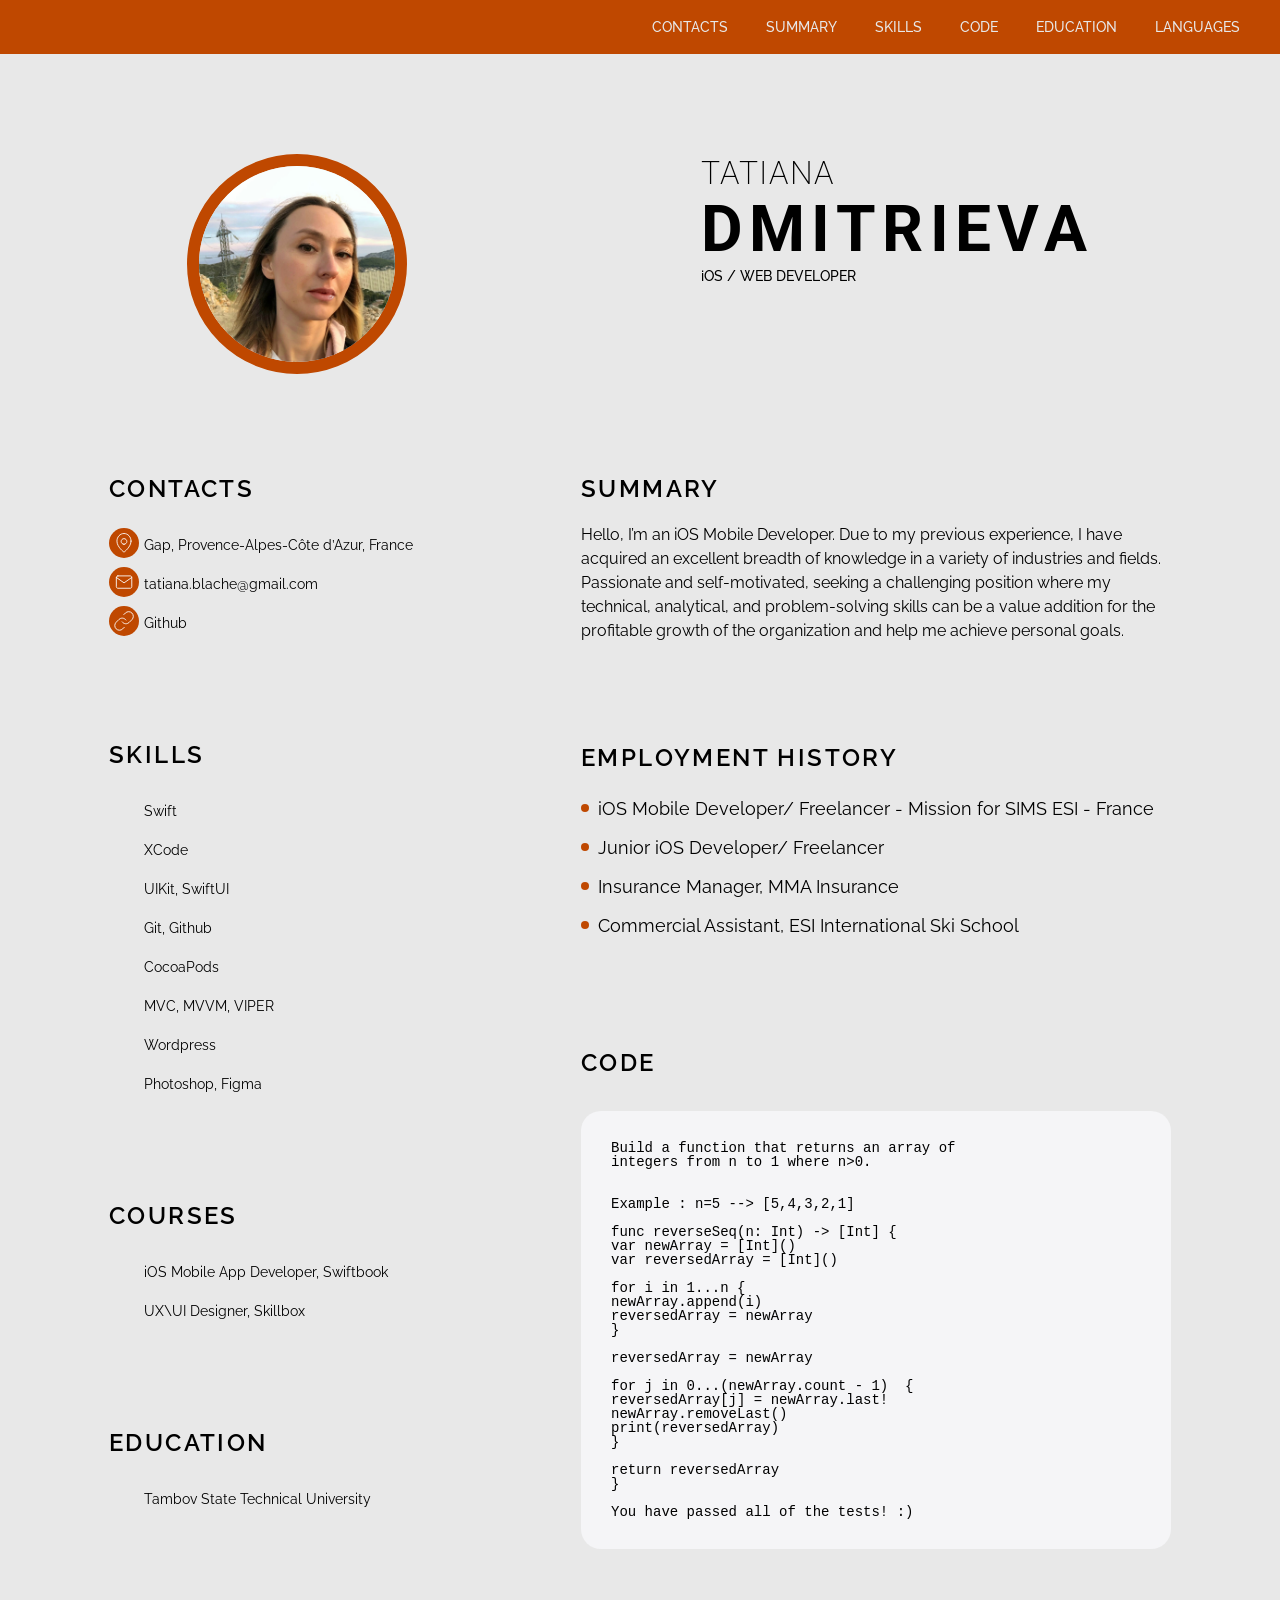
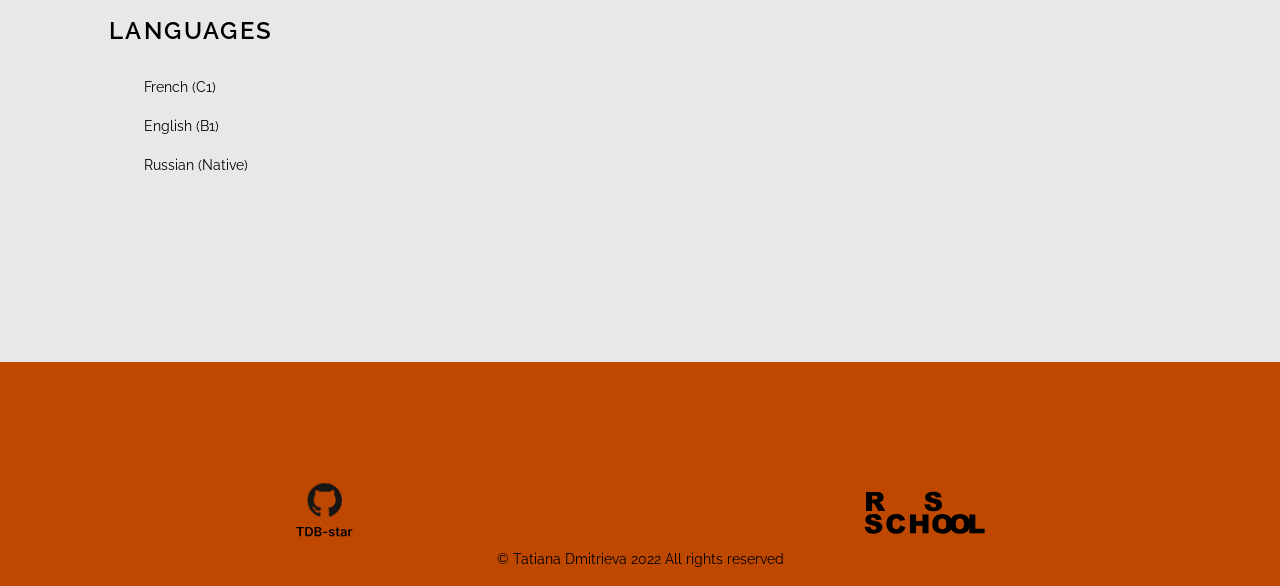
<file: index.html>
<!DOCTYPE html>
<html lang="en">
<head>
	<meta charset="UTF-8">
	<meta http-equiv="X-UA-Compatible" content="IE=edge">
	<meta name="viewport" content="width=device-width, initial-scale=1.0">
	<link rel="stylesheet" href="./style.css">
    <!-- Fonts -->
    <link rel="preconnect" href="https://fonts.googleapis.com">
    <link rel="preconnect" href="https://fonts.gstatic.com" crossorigin>
    <link href="https://fonts.googleapis.com/css2?family=Raleway:wght@400;500;600&display=swap" rel="stylesheet">
    <link href="https://fonts.googleapis.com/css2?family=Roboto:wght@100;300;500;700&display=swap" rel="stylesheet">
	<title>CV</title>
</head>
<body>
	<header class="header">
		<div class="container">
			<div class="header-row">
				<nav class="header-nav">
					<ul>
						<li><a href="#contacts">Contacts</a></li>
						<li><a href="#summary">Summary</a></li>
						<li><a href="#skills">Skills</a></li>
                        <li><a href="#code">Code</a></li>
						<li><a href="#education">Education</a></li>
						<li><a href="#languages">Languages</a></li>
					</ul>
				</nav>
			</div>
		</div>
	</header>
    <main>
        <section class="photo-name_block">
        <div class="container">
        <div class="photo-name_container">
            <div class="photo-container">
                <img class="profile-avatar-image" src="./Assets/IMG_4467.JPG" alt="Avatar">
            </div>
        <div class="name-container">
            <p class="name">Tatiana</p>
            <h1>DMITRIEVA</h1>
            <p class="position">iOS / WEB DEVELOPER</p>
        </div>
        </div>
        </div>
        </section>
        <section class="content">
            <div class="container">
                <div class="content-container">
                <div class="content-left_side">
                    <div class="contacts">
                        <h2 id="contacts">CONTACTS</h2>
                        <ul class="list">
                            <li class="icon adress">Gap, Provence-Alpes-Côte d’Azur, France</li>
                            <li class="icon email">tatiana.blache@gmail.com</li>
                            <li class="icon link"><a href="https://github.com/TDB-star">Github</a></li>
                        </ul>
                    </div>
                    <div class="skills">
                        <h2 id="skills">SKILLS</h2>
                        <ul class="list">
                            <li>Swift</li>
                            <li>XCode</li>
                            <li>UIKit, SwiftUI</li>
                            <li>Git, Github</li>
                            <li>CocoaPods</li>
                            <li>MVC, MVVM, VIPER</li>
                            <li>Wordpress</li>
                            <li>Photoshop, Figma</li>
                        </ul>
                    </div>
                    <div class="courses">
                        <h2 id="courses">COURSES</h2>
                        <ul class="list">
                            <li>iOS Mobile App Developer, Swiftbook</li>
                            <li>UX\UI Designer, Skillbox</li>
                        </ul>
                    </div>
                    <div class="education">
                        <h2 id="education">EDUCATION</h2>
                        <ul class="list">
                            <li>Tambov State Technical University</li>
                        </ul>
                    </div>
                    <div class="languages">
                        <h2 id="languages">LANGUAGES</h2>
                        <ul class="list">
                            <li>French (C1)</li>
                            <li>English (B1)</li>
                            <li>Russian (Native)</li>
                        </ul>
                    </div>
                </div>
                <div class="content-right_side">
                    <div class="summary">
                        <h2 id="summary">SUMMARY</h2>
                        <p class="p-summury">Hello, I’m an iOS Mobile Developer. Due to my previous experience, I have acquired an excellent breadth of knowledge in a variety of industries and fields. Passionate and self-motivated, seeking a challenging position where my technical, analytical, and problem-solving skills can be a value addition for the profitable growth of the organization and help me achieve personal goals.
                        </p>
                    </div>
                    <div class="employment-history">
                        <h2 id="mployment-history">EMPLOYMENT HISTORY</h2>
                        <ul class="employment-history-list">
                            <li>iOS Mobile Developer/ Freelancer - Mission for SIMS ESI - France</li>
                            <li>Junior iOS Developer/ Freelancer</li>
                            <li>Insurance Manager, MMA Insurance</li>
                            <li>Commercial Assistant, ESI International Ski School</li>
                        </ul>
                    </div>
                    <div class="code">
                        <h2 id="code">CODE</h2><br>
                        <pre class="code-example">Build a function that returns an array of 
integers from n to 1 where n>0.

                            
Example : n=5 --> [5,4,3,2,1]
                            
func reverseSeq(n: Int) -> [Int] {
var newArray = [Int]()
var reversedArray = [Int]()
                            
for i in 1...n {
newArray.append(i)
reversedArray = newArray
}
                            
reversedArray = newArray
                            
for j in 0...(newArray.count - 1)  {
reversedArray[j] = newArray.last!
newArray.removeLast()
print(reversedArray)
}
                            
return reversedArray
}
                            
You have passed all of the tests! :)</pre>
                    </div>
                </div>
            </div>
            </div>
        </section>
    </main>
    <footer class="footer">
        <div class="container">
        <div class="footer-content">
            <div><a href="https://github.com/TDB-star"><img class="github-logo" src="./Assets/github-icon.svg" alt="Ghithub-logo"></a></div>
            <div><a href="https://rs.school/index.html"><img class="rs-logo" src="./Assets/rsschool-logo.svg" alt="RS_School-logo"></a></div>
        </div>
        <div class="all-rights">© Tatiana Dmitrieva 2022 All rights reserved</div> 
        </div>               
    </footer>
</body>
</html>
</file>
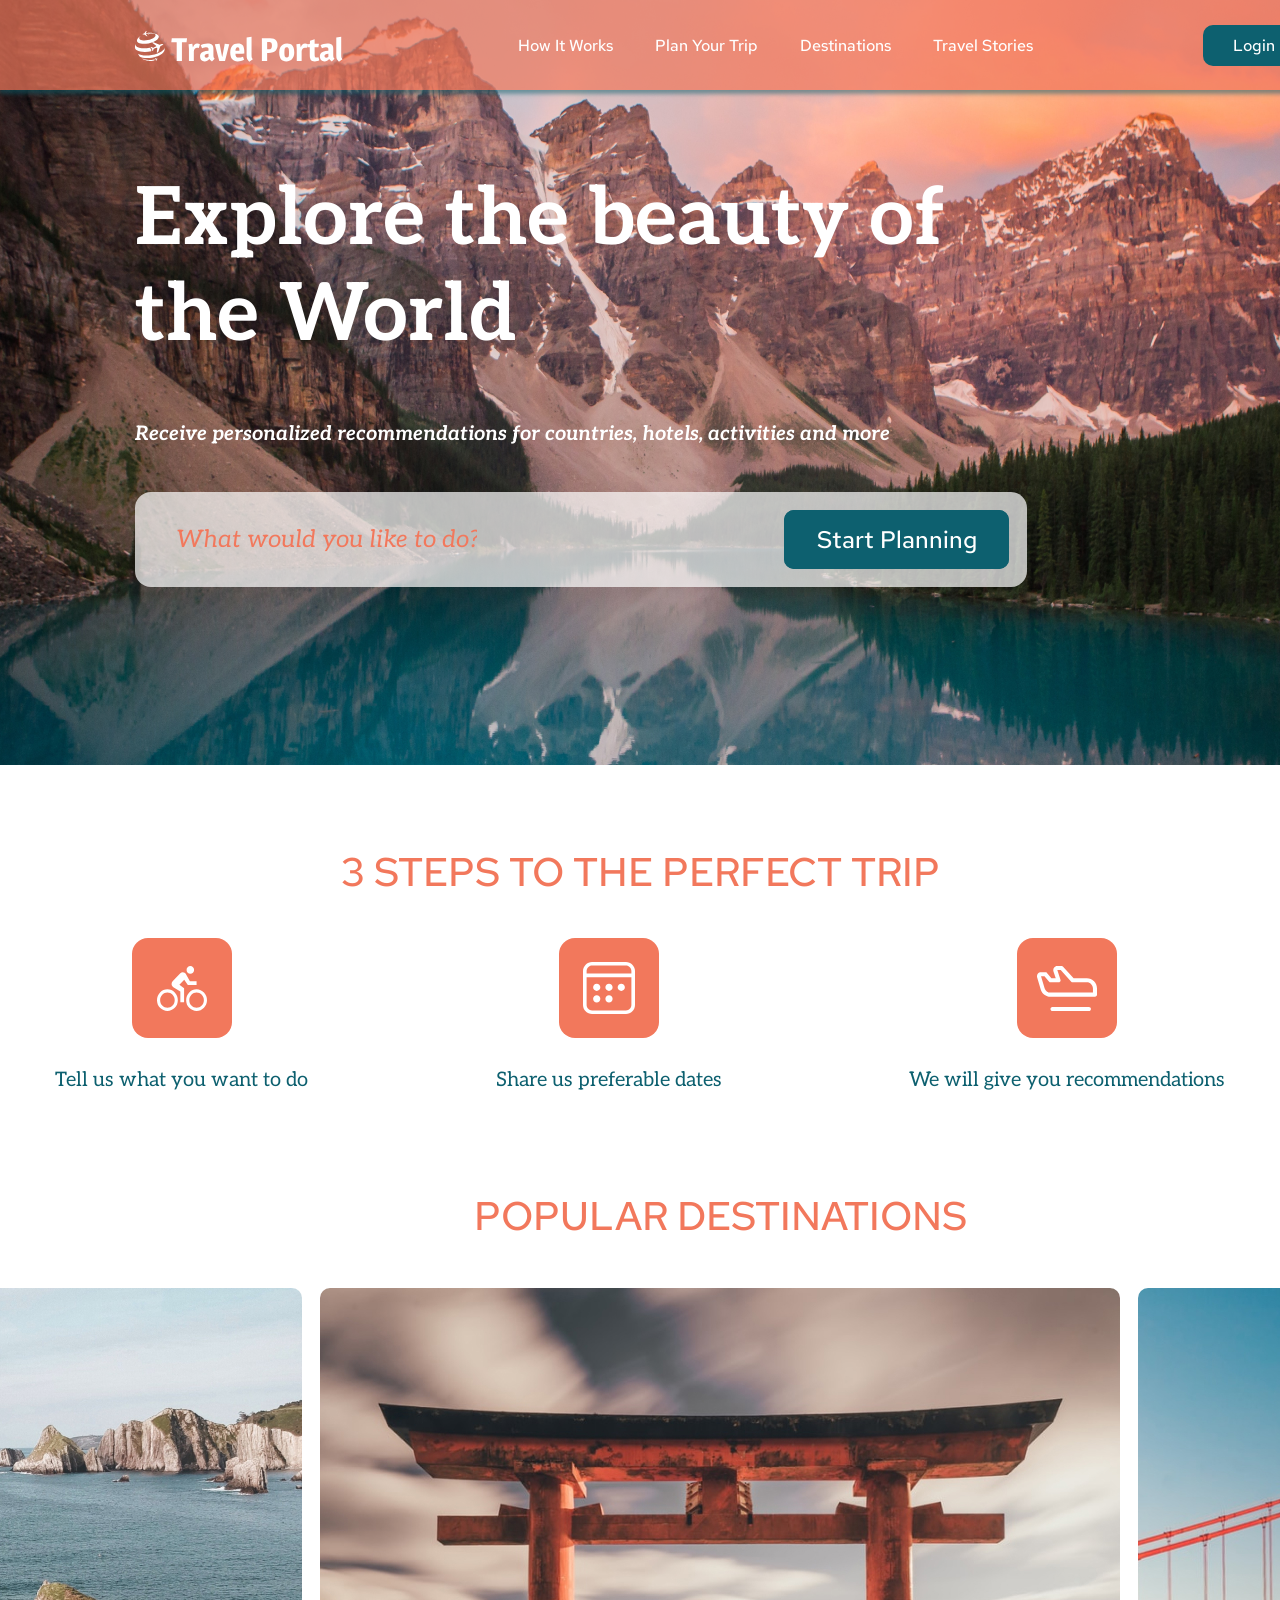
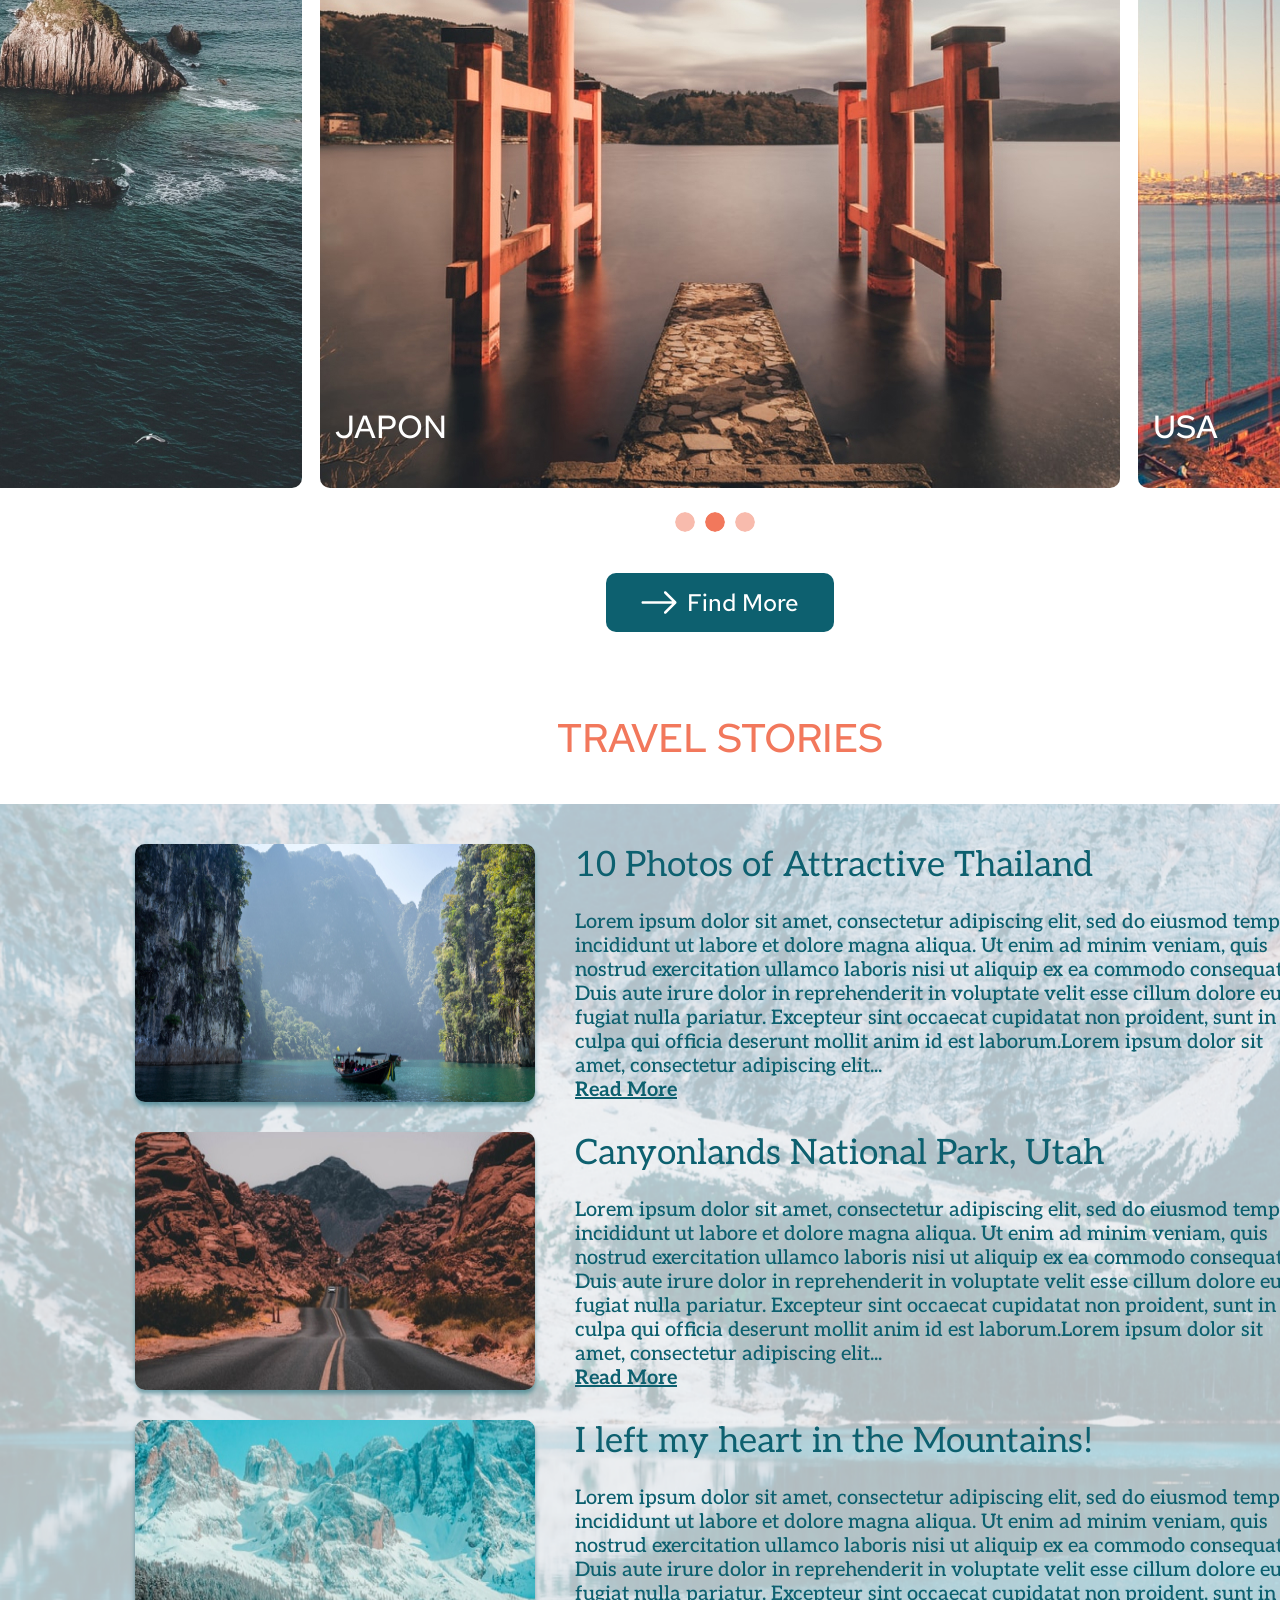
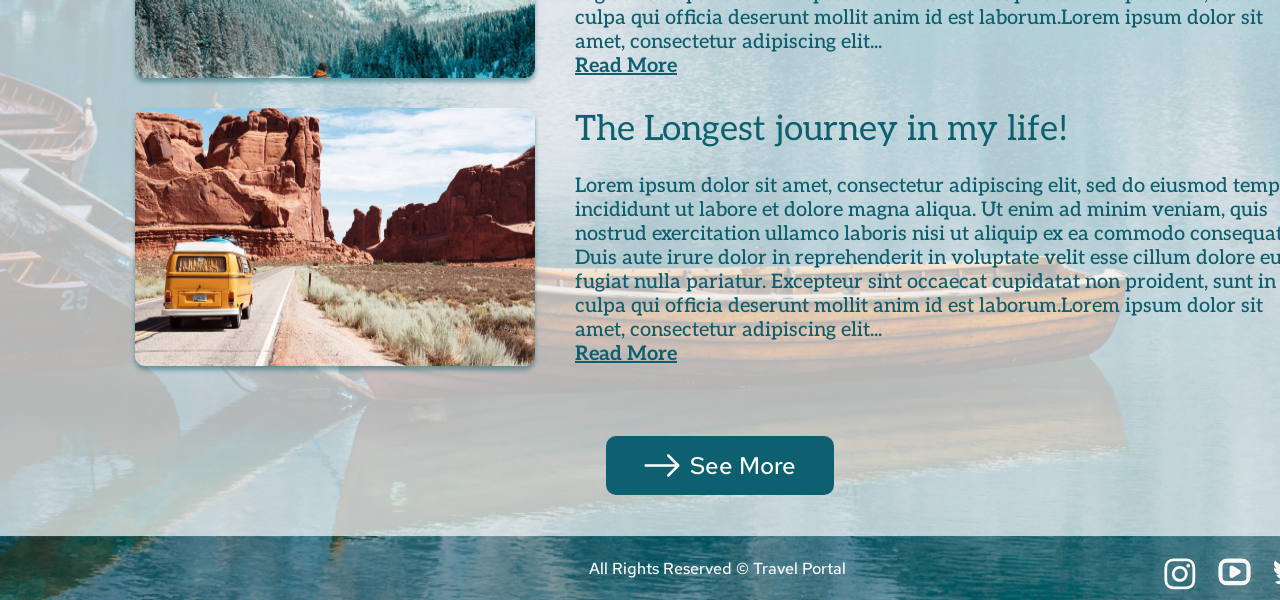
<file: travel/index.html>
<!DOCTYPE html>
<html lang="zxx">
<head>
    <meta charset="UTF-8">
    <meta http-equiv="X-UA-Compatible" content="IE=edge">
    <meta name="viewport" content="width=device-width, initial-scale=1.0">
    <link rel="preconnect" href="https://fonts.googleapis.com">
<link rel="preconnect" href="https://fonts.gstatic.com" crossorigin>
<link href="https://fonts.googleapis.com/css2?family=Aleo:wght@400;700&family=Red+Hat+Text:wght@400;500&display=swap" rel="stylesheet">
<link rel="stylesheet" href="./style.css">
    <title>Travel</title>
</head>
<body>
    <div class="header-home-block">
    <header class="header">
        <div class="container-wide">
            <div class="container">
            <div class="header-row">
                <div class="header-logo">
                    <img src="./header-logo.svg" alt="logo-image">
                </div>
                <nav class="header-nav">
                    <ul>
                        <li><a href="#steps">How It Works</a></li>
                        <li><a href="#">Plan Your Trip</a></li>
                        <li><a href="#popular-destination-block">Destinations</a></li>
                        <li><a href="#travel-stories-block">Travel Stories</a></li>
                    </ul>
                </nav>
                <div class="header-login"><a href="#" class="login-btn">Login</a></div>
            </div>
            </div>
        </div>
    </header>
        <section class="Home">
            <div class="container">
                <div class="home-content">
                    <h1 class="home-heading">Explore the beauty of the World</h1>
                    <div class="home-text"><p>Receive personalized recommendations for countries, hotels, activities and more</p></div>
                    <div class="home-form">
                        <div class="home-row">
                        <div class="home-input"><input type="text" placeholder="What would you like to do?"></div>
                        <div class="startPlanning-btn"><a href="#" class="startPlanning-btn">Start Planning</a></div>
                        </div>
                    </div>
                    </div>
                </div>
        </section>
        <div class="header-background-cover"><img src="./header-background.png" alt="header background cover" class="header-image"></div>
    </div>
    <main>
        <section class="steps" id="steps">
            <div class="container">
                <div class="steps-block">
                <h2>3 STEPS TO THE PERFECT TRIP</h2>
                <div class="steps-row">
                    <div class="tell-us">
                        <img src="./tell-us.svg" alt="tell-us">
                        <p>Tell us what you want to do</p>
                    </div>
                    <div class="share-us">
                        <img src="./share-us.svg" alt="share-us">
                        <p>Share us preferable dates </p>
                    </div>
                    <div class="we-give">
                        <img src="./we-give.svg" alt="we-give">
                        <p>We will give you recommendations</p>
                    </div>
                </div>
            </div>
            </div>
        </section>
        <section class="popular-destination-block" id="popular-destination-block">
            <div class="popular-destination-container">
                <h2>POPULAR DESTINATIONS</h2>
                <div class="photo-container">
                    <div class="picture"> <figure><img src="./spain.jpg" alt="Spain"><figcaption>SPAIN</figcaption></figure></div>
                    <div class="picture"><figure><img src="./japon.jpg" alt="Japon"><figcaption>JAPON</figcaption></figure></div>
                    <div class="picture"><figure><img src="./us.jpg" alt="US"><figcaption>USA</figcaption></figure></div>
                </div>
                <div class="popular-destonation-pagination">
                    <div class="ellips"><img src="./ellips.svg" alt="pagination"></div>
                    <div class="ellips"><img src="./dark-ellips.svg" alt="paginatio"></div>
                    <div class="ellips"><img src="./ellips.svg" alt="pagination"></div>
                </div>
                <div class="page-btn">
                    <div class="page-btn-group">
                    <div class="btn-arrow"><img src="./btn-arrow.svg" alt="arrow"></div>
                    <div class="btn-text"><a href="#">Find More</a></div>
                    </div>
                </div>
            </div>
        </section>
        <section class="travel-stories-block" id="travel-stories-block">
            <h2>TRAVEL STORIES</h2>
            <div class="container">
            <div class="stories-storie">
                <div class="storie">
                    <img src="./storie-thailand.jpg" alt="thailand-picture" class="storie-image">
                    <div class="storie-description">
                        <h3>10 Photos of Attractive Thailand</h3>
                        <p>Lorem ipsum dolor sit amet, consectetur adipiscing elit, sed do eiusmod tempor incididunt ut labore et dolore magna aliqua. Ut enim ad minim veniam, quis nostrud exercitation ullamco laboris nisi ut aliquip ex ea commodo consequat. Duis aute irure dolor in reprehenderit in voluptate velit esse cillum dolore eu fugiat nulla pariatur. Excepteur sint occaecat cupidatat non proident, sunt in culpa qui officia deserunt mollit anim id est laborum.Lorem ipsum dolor sit amet, consectetur adipiscing elit... </p>
                        <a class="read-more" href="#">Read More</a>
                    </div>
                </div>
                <div class="storie">
                    <img src="./storie-utah.jpg" alt="utah-picture" class="storie-image">
                    <div class="storie-description">
                        <h3>Canyonlands National Park, Utah</h3>
                        <p>Lorem ipsum dolor sit amet, consectetur adipiscing elit, sed do eiusmod tempor incididunt ut labore et dolore magna aliqua. Ut enim ad minim veniam, quis nostrud exercitation ullamco laboris nisi ut aliquip ex ea commodo consequat. Duis aute irure dolor in reprehenderit in voluptate velit esse cillum dolore eu fugiat nulla pariatur. Excepteur sint occaecat cupidatat non proident, sunt in culpa qui officia deserunt mollit anim id est laborum.Lorem ipsum dolor sit amet, consectetur adipiscing elit... </p>
                        <a class="read-more" href="#">Read More</a>
                    </div>
                </div>
                <div class="storie">
                    <img src="./storie-mountains.jpg" alt="mountains-picture" class="storie-image">
                    <div class="storie-description">
                        <h3>I left my heart in the Mountains!</h3>
                        <p>Lorem ipsum dolor sit amet, consectetur adipiscing elit, sed do eiusmod tempor incididunt ut labore et dolore magna aliqua. Ut enim ad minim veniam, quis nostrud exercitation ullamco laboris nisi ut aliquip ex ea commodo consequat. Duis aute irure dolor in reprehenderit in voluptate velit esse cillum dolore eu fugiat nulla pariatur. Excepteur sint occaecat cupidatat non proident, sunt in culpa qui officia deserunt mollit anim id est laborum.Lorem ipsum dolor sit amet, consectetur adipiscing elit... </p>
                        <a class="read-more" href="#">Read More</a>  
                    </div>
                </div>
                <div class="storie">
                    <img src="./story-jorney.jpg" alt="jorney-picture" class="storie-image">
                    <div class="storie-description">
                        <h3>The Longest journey in my life!</h3>
                        <p>Lorem ipsum dolor sit amet, consectetur adipiscing elit, sed do eiusmod tempor incididunt ut labore et dolore magna aliqua. Ut enim ad minim veniam, quis nostrud exercitation ullamco laboris nisi ut aliquip ex ea commodo consequat. Duis aute irure dolor in reprehenderit in voluptate velit esse cillum dolore eu fugiat nulla pariatur. Excepteur sint occaecat cupidatat non proident, sunt in culpa qui officia deserunt mollit anim id est laborum.Lorem ipsum dolor sit amet, consectetur adipiscing elit... </p>
                        <a class="read-more" href="#">Read More</a> 
                    </div>
                </div>
            </div>
            <div class="page-btn">
                <div class="page-btn-group">
                <div class="btn-arrow"><img src="./btn-arrow.svg" alt="arrow"></div>
                <div class="btn-text"><a href="#">See More</a></div>
                </div>
            </div>
            <footer class="footer">
                <p>All Rights Reserved © Travel Portal</p>
                <div class="social-network">
                    <div class="instagram"><a href="https://github.com/TDB-star"><img src="./insta.svg" alt="insagram"></a></div>
                    <div class="youtube"><a href="https://rs.school/js/"><img src="./youtube.svg" alt="youtube"></a></div>
                    <div class="twitter"><a href="#"><img src="./twitter.svg" alt="twittwer"></a></div>
                </div>
            </footer>
            </div>
            <div class="footer-background"><img src="./footer-background.png" alt="footer-background" class="footer-background-cover"></div>
        </section>
    </main>
</body>
</html>
</file>
<file: style.css>
*{
	padding: 0;
	margin: 0;
	border: 0;
}

*,*:before,*:after{
-moz-box-sizing: border-box;
-webkit-box-sizing: border-box;
box-sizing: border-box;
}
:focus,:active{outline: none;}
a:focus,a:active{outline: none;}

nav,footer,header,aside{display: block;}

html,body{
	height: 100%;
	width: 100%;
	font-size: 100%;
	line-height: 100%;
	font-size: 14px;
	-ms-text-size-adjust: 100%;
	-moz-text-size-adjust: 100%;
	-webkit-text-size-adjust: 100%;
}
input,button,textarea{font-family: inherit; font-size: inherit;}
button, input[type="submit"] {
    display: block;
    box-shadow: none;
    background-color: transparent;
    background: none;
    cursor: pointer;
}
button:focus, button:active,
input:focus, input:active {outline: none;}

input::-ms-clear{display: none;}
button::-moz-focus-inner{padding: 0;border: 0;}
a, a:visited{
    color: inherit;
    text-decoration: none;
}
label {cursor: pointer;}
a:hover{
    color: inherit;
    text-decoration: none;
}
ul li{list-style: none;}
img{vertical-align: top; max-width: 100%; height: auto;}

h1,h2,h3,h4,h5,h6{font-size: inherit;font-weight: inherit; line-height: inherit;}

p + p { margin-top: 1em;}

body {
    background-color: #e8e8e8;
}

html {
    scroll-behavior: smooth;
}
    
.profile-avatar-image {
vertical-align: middle;
width: 220px;
height: 220px;
object-fit: cover;
border-radius: 50%;
border: 12px solid #bf4800;
}

body {
    font-family: 'Raleway', sans-serif;
    font-weight: 400;
    font-size: 18;
}
.none {display: none !important;}
.visually-hidden {
    position: absolute;
    opacity: 0;
    visibility: hidden;
    width: 0px;
    height: 0px;
    display: block;
    margin-left: -10000px;
    background: transparent;
    font-size: 0;
}

.container {
    max-width: 1230px;
    padding-left: 15px;
    padding-right: 15px;
    margin-left: auto;
    margin-right: auto;
}

.header {
    margin-bottom: 100px;
    padding-top: 20px;
    padding-bottom: 20px;
    background-color: #bf4800;
}

.header-row {
    display: flex;
    justify-content: end;
}

.header-nav {
    color: #e8e8e8;
    font-family: 'Raleway';
    font-weight: 500;
    font-size: 14px;
    text-transform: uppercase;
}

.header-nav ul {
    display: flex;
    
}
.header-nav li:not(:last-child) {
    margin-right: 38px;
}

.header-nav a {
    transition: color 0.2s ease; 
}

.header-nav a:hover {
    color: #000;  
}

.photo-name_container {
    display: flex;
    justify-content: space-around;
    flex-wrap: wrap;
}

.name-container {
    font-family: 'Roboto';
}

.name {
    font-weight: 200;
    font-size: 32px;
    line-height: 38px;
    letter-spacing: 0.05em;
    text-transform: uppercase;
}
h1 {
    font-weight: 700;
    font-size: 64px;
    line-height: 76px;
    letter-spacing: 0.1em;
    text-transform: uppercase;
}

.position {
    font-family: 'Raleway';
    font-weight: 500;
    font-size: 14px;
    line-height: 16px;
}

.content {
    padding-top: 100px;
    padding-bottom: 80px;
}

.content-container {
    display: flex;
    justify-content: space-around;
    flex-wrap: wrap;
}

.content-left_side {
    min-width: 158px;
    margin-right: 30px;
}

h2 {
margin-bottom: 20px;
font-weight: 600;
font-size: 24px;
line-height: 29px;
letter-spacing: 0.1em;
text-transform: uppercase;
}

.content-right_side {    
max-width: 590px;
}

.list {
margin: 0 0 100px 0;
}

.icon {
position: relative;
padding: 15px 0 10px 40px;
}

.adress::before {
content: '';
position: absolute;
top: 5px;
left: 0;
width: 30px;
height: 30px;
border-radius: 50%;
background-color: #bf4800;
background-image: url('./Assets/Location.svg');
background-size: 30px 30px;
background-position: center;
}

.email::before {
content: '';
position: absolute;
top: 5px;
left: 0;
width: 30px;
height: 30px;
border-radius: 50%;
background-color: #bf4800;
background-image: url('./Assets/Mail.svg');
background-size: 30px 30px;
background-position: center;
}

.link::before {
content: '';
position: absolute;
top: 5px;
left: 0;
width: 30px;
height: 30px;
border-radius: 50%;
background-color: #bf4800;
background-image: url('./Assets/Link\ Icon.svg');
background-size: 30px 30px;
background-position: center;
}

.link a:hover {
opacity: 0.6;
}


.link a {
    transition: opacity 0.2s ease; 
}

.list li {
    padding: 15px 0 10px 35px; 
}

.summary {
margin-bottom: 100px;
}

.p-summury {
font-weight: 400;
font-size: 16px;
line-height: 150%;
}

.employment-history {
margin-bottom: 100px;
}

.employment-history-list li {
position: relative;
font-size: 18px; 
padding: 10px 0 15px 17px;
}

.employment-history-list li::before {
content: '';
position: absolute;
top: 12px;
left: 0;
width: 8px;
height: 8px;
border-radius: 50%;
background-color: #bf4800;
}

.code-example {
text-align: left;
background-color:#f5f5f7;
border-radius: 20px;
padding: 30px;
}

.footer {
background-color: #bf4800;
padding: 20px 0 20px 0;
}

.footer-content {
display: flex;
justify-content: space-around;
flex-wrap: wrap;
padding: 100px 0 10px 0;
align-items: center;
}
     
rs-logo {
width: 135px;
height: 50px;
}

.github-logo {
width: 60px;
height: 60px;
}

.all-rights {
text-align: center;
}
</file>
<file: travel/style.css>
/* Reset and base styles */
*,
*::before,
*::after {
    padding: 0px;
    margin: 0px;
    border: none;
    box-sizing: border-box;
}
/* Links */
a, a:visited {
    color: inherit;
    text-decoration: none;
}

a:hover {
    color: inherit;
    text-decoration: none;
    opacity: 0.8;
}

a:focus, 
a:active {
    outline: none;
}

/* Common */

h1, h2, h3, h4, h5, h6, p {
    font-size: inherit;
    font-weight: inherit;
    line-height: inherit;
}

p + p {
    margin-top: 1em;
}

ul {
    list-style: none;
}

img, svg {
    vertical-align: top;
    max-width: 100%;
    height: auto;
}

/* Forms */

input, textarea, button, select {
    font-family: inherit;
    font-size: inherit;
}

input::-ms-clear {
    display: none;
}

button, input[type="submit"] {
    display: inline-block;
    box-shadow: none;
    background-color: transparent;
    background:none;
    cursor: pointer;
}

input:focus, input:active,
button:focus, button:active {
  outline: none;
}

button::-moz-focus-inner {
    padding: 0;
    border: 0;
}

label {
    cursor: pointer;
}

legend {
    display: block;
}

body {
    font-family: 'Red Hat Text', sans-serif;
    font-weight: 500;
    font-size: 16px;
}

.none {
    display: none !important;
}

.visually-hidden {
    position: absolute;
    opacity: 0;
    visibility: hidden;
    width: 0px;
    height: 0px;
    display: block;
    margin-left: -10000px;
    background: transparent;
    font-size: 0;
}

/*  Grid */

.header-home-block {
    position: relative;
    min-width: 1440px;
    height: 765px;
    margin-left: auto;
    margin-right: auto;
    margin-top: 0px;
}

.container-wide {
    position: absolute;
    top: 0px;
    right: 0px;
    left: 0px;
    min-width: 1440px;
    height: 90px;
    padding-top: 25px;
    padding-bottom: 24px;
    margin-left: auto;
    margin-right: auto;
    background-color: rgba(242, 120, 92, 0.7);
    box-shadow: 0px 4px 4px rgba(13, 96, 111, 0.5);
}

.header-background-cover {
    position: absolute;
    top: 0px;
    left: 0;
    bottom: 0px;
    width: 100%;
    z-index: -1;
}

.header-image {
width: 100%;
height: 100%;
border-radius: 0px;
object-fit: cover;
}

img {
    border-radius: 10px;
}

.container {
    width: 1200px;
    padding-left: 15px;
    padding-right: 15px;

    margin-left: auto;
    margin-right: auto;
}

.header-row {
display: flex;
align-items: center;
}

.header-nav {
margin-left: 167px;
font-weight: 500;
color: #fff;

}
.header-nav ul {
    display: flex;
}
.header-nav li:not(:last-child) {
    margin-right: 42px;
}

.header-nav a {
    transition: color 0.2s ease;
}

.header-nav a:hover {
    color: #0D606F;
}

.header-login {
    height: 41px;
    line-height: 41px;
    padding-left: 30px;
    padding-right: 30px;
    margin-left: auto;
    background-color: #0D606F;
    font-size: 16px;
    color: #fff;
    border-radius: 10px;
}

.login-btn a.login-btn {
transition: opacity 0.2s ease;
}

.login-btn:hover, a.login-btn:hover {
    opacity: 0.8;
    color: #fff;
}

.home-content {
    position: absolute;
    top: 172px;
    max-width: 892px;
    min-height: 422px;
    font-family: 'Aleo', serif;
    color: #fff;
}

h1 { 
    font-weight: 700;
    font-size: 80px;
}

.home-text {
margin-top: 58px;
font-size: 20px;
font-style: italic;
font-weight: 700;
}

.home-form {
    height: 95px;
    margin-top: 46px;
    padding-left: 41px;
    padding-right: 18px;
    padding-top: 18px;
    background-color: rgba(255, 255, 255, 0.7);
    border-radius: 16px;   
}

.home-row {
display: flex;
justify-content: space-between;
align-items: center;
}

input[type=text] {
    min-width: 300px;
    background-color: transparent;
    color: rgba(242, 120, 92, 1);
    font-family: 'Aleo', serif;
    font-style: italic;
    font-size: 24px;
}

::placeholder {
    color: rgba(242, 120, 92, 1);
}

.startPlanning-btn {
    background-color: #0D606F;
    font-family: 'Red Hat Text', sans-serif;
    font-weight: 500;
    font-size: 24px;
    color: #fff;
    border-radius: 10px;
}

.startPlanning-btn a.startPlanning-btn {
    display: inline-block;
    height: 59px;
    line-height: 59px;
    padding-left: 32.5px;
    padding-right: 32.5px;
    transition: opacity 0.2s ease;
    }
    
.startPlanning-btn:hover, a.startPlanning-btn:hover {
    opacity: 0.8;   
    }

.steps {
    margin-top: 80px;
    margin-bottom: 97px;
    }

h2 {
    text-align: center;
    color: rgba(242, 120, 92, 1);
    font-size: 40px; 
    }

.steps-row {
display: flex;
justify-content: space-between;
margin-top: 40px;
height: 154px;
       

color: #0D606F;
font-family: 'Aleo', serif;
font-weight: 400;
font-size: 20px;
}

.tell-us {
display: flex;
flex-direction: column;
justify-content: space-between;
align-items: center;
}

.share-us {
display: flex;
flex-direction: column;
justify-content: space-between;
align-items: center; 
}

.we-give {
display: flex;
flex-direction: column;
justify-content: space-between;
align-items: center;
}
        
    
.popular-destination-container {
min-width: 1440px;
max-height: 1042px;
margin-left: auto;
margin-right: auto;
}
   
.photo-container {       
display: flex;
overflow: hidden;
justify-content: center;
gap: 18px;
margin-top: 46px;
}

.picture {
min-width: 800px;
min-height: 800px;           
}

figure {
    position: relative;
}

figcaption {
    position: absolute;
    left: 15px;
    bottom: 40px;
    color: #fff;
    font-size: 32px;
}

.popular-destonation-pagination {
    display: flex;
    justify-content: center;
    align-items: center;
    margin-top: 24px;
}

.ellips {
    padding-right: 10px;
}

.page-btn {
    display: flex;
    justify-content: center;
    align-items: center;
    margin-top: 40px;
}

.page-btn-group {
    min-width: 228px;
    min-height: 59px;

    display: flex;
    justify-content: center;
    align-items: center;
    background-color: #0D606F;
    border-radius: 10px;
}

.btn-arrow {
   margin-right: 10px;
}

.btn-text {
   font-size: 24px;
   color: #fff; 
}

a.page-btn-group {
    transition: opacity 0.2s ease;
}

.page-btn-group:hover, a.page-btn-group:hover {
    opacity: 0.8;
}

.travel-stories-block {
    position: relative;
    min-width: 1440px;
    margin-left: auto;
    margin-right: auto;
    padding-top: 80px;
}

.stories-storie {
    display: flex;
    flex-direction: column;
    justify-content: center;
    align-items: center;

    margin-top: 80px;
    margin-bottom: 40px;

    color: #0D606F;
    font-family: 'Aleo', serif;
    font-size: 20px;

}

.storie {
    display: flex;
    margin-bottom: 30px;
}

.storie-image {
    box-shadow: 0px 4px 4px rgba(13, 96, 111, 0.5);
}

.storie-description {
    margin-left: 40px;
}

h3 {
font-weight: 400;
font-size: 35px;
padding-bottom: 24px;
}

.read-more {
    font-weight: 700;
    text-decoration: underline;
    transition: opacity 0.2s ease;
}

.footer-background-cover {
    width: 100%;
    height: 100%;
    border-radius: 0px;
    /*object-fit: cover;*/
}
.footer {
    margin-top: 63px;
    display: flex;
    justify-content: flex-end;
    color: #fff;
    padding-bottom: 10px;
}

.social-network {
    display: flex;
    justify-content: space-between;
    margin-left: 318px;
    width: 141px;
}
.footer-background {
    position: absolute;
    left: 0;
    top: 173px;
    bottom: 0px;
    width: 100%;
    /*height: 100%;*/
    z-index: -1;
}
</file>
